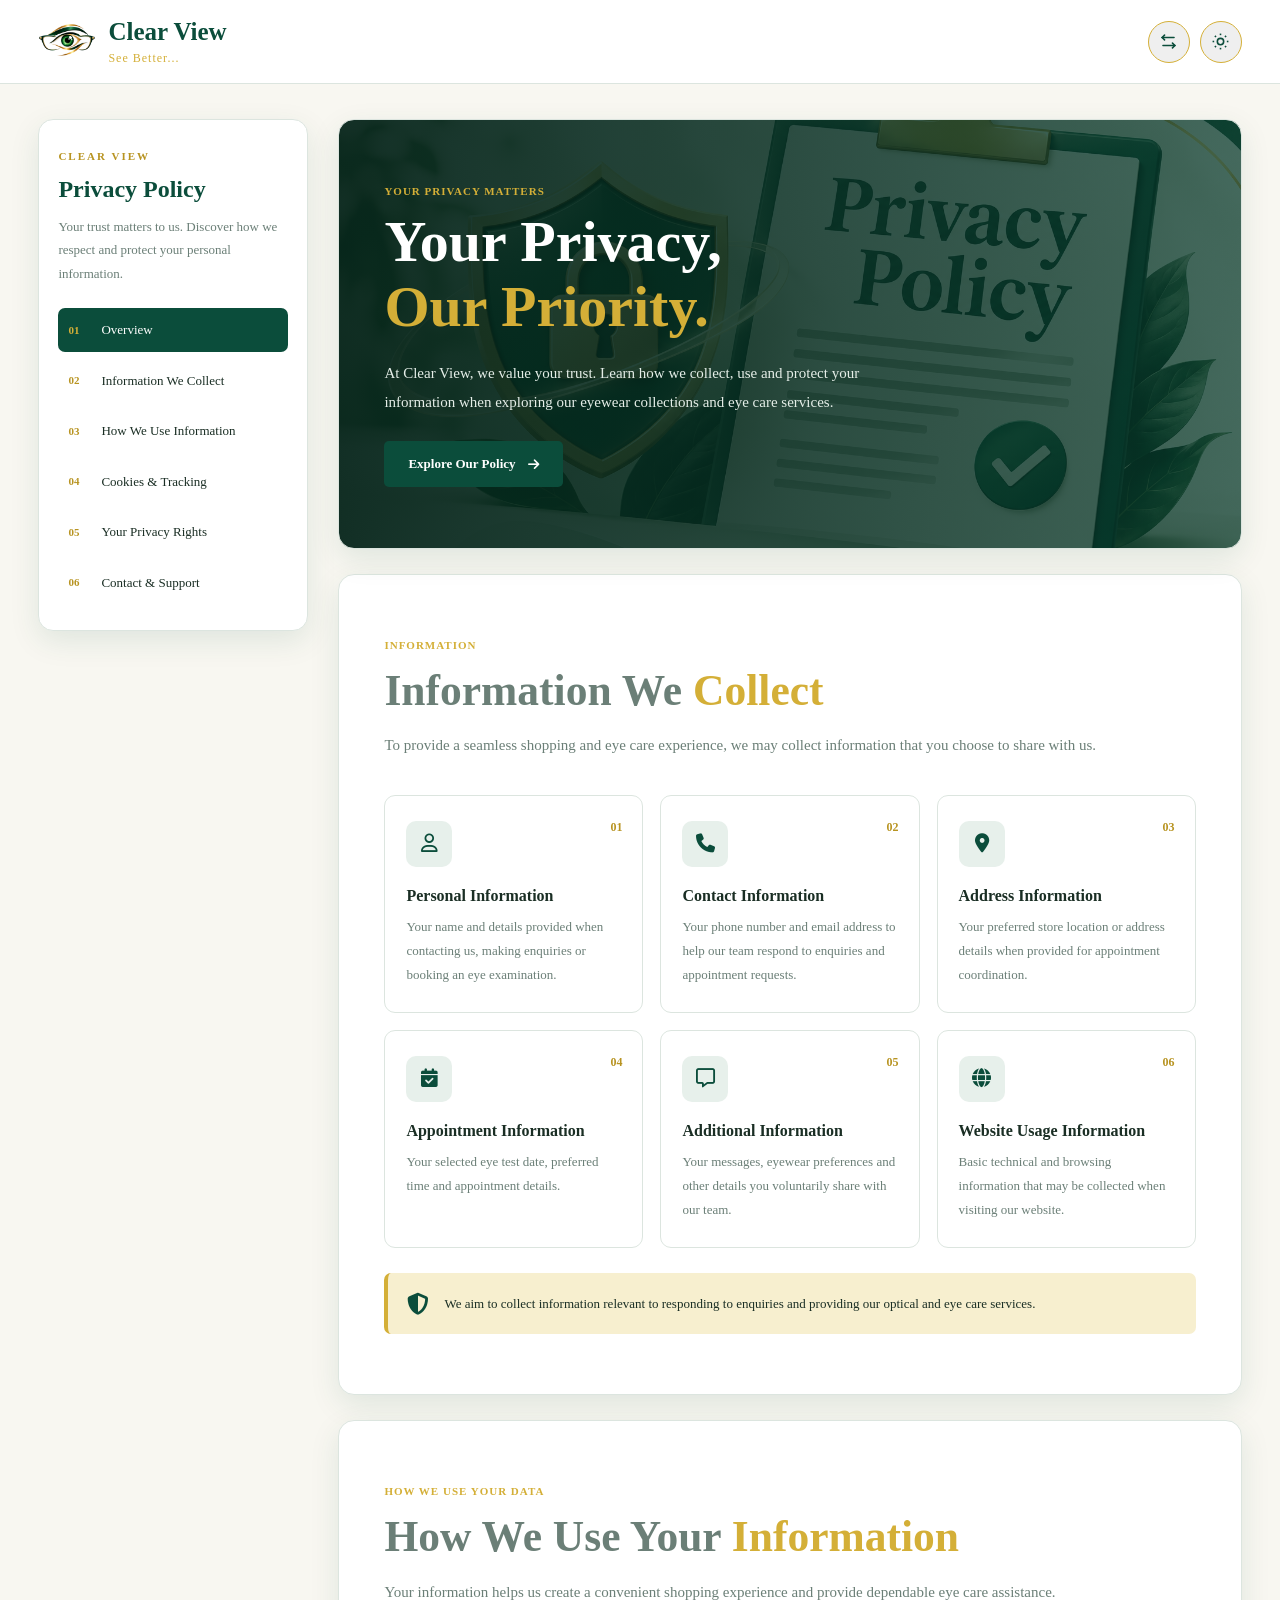
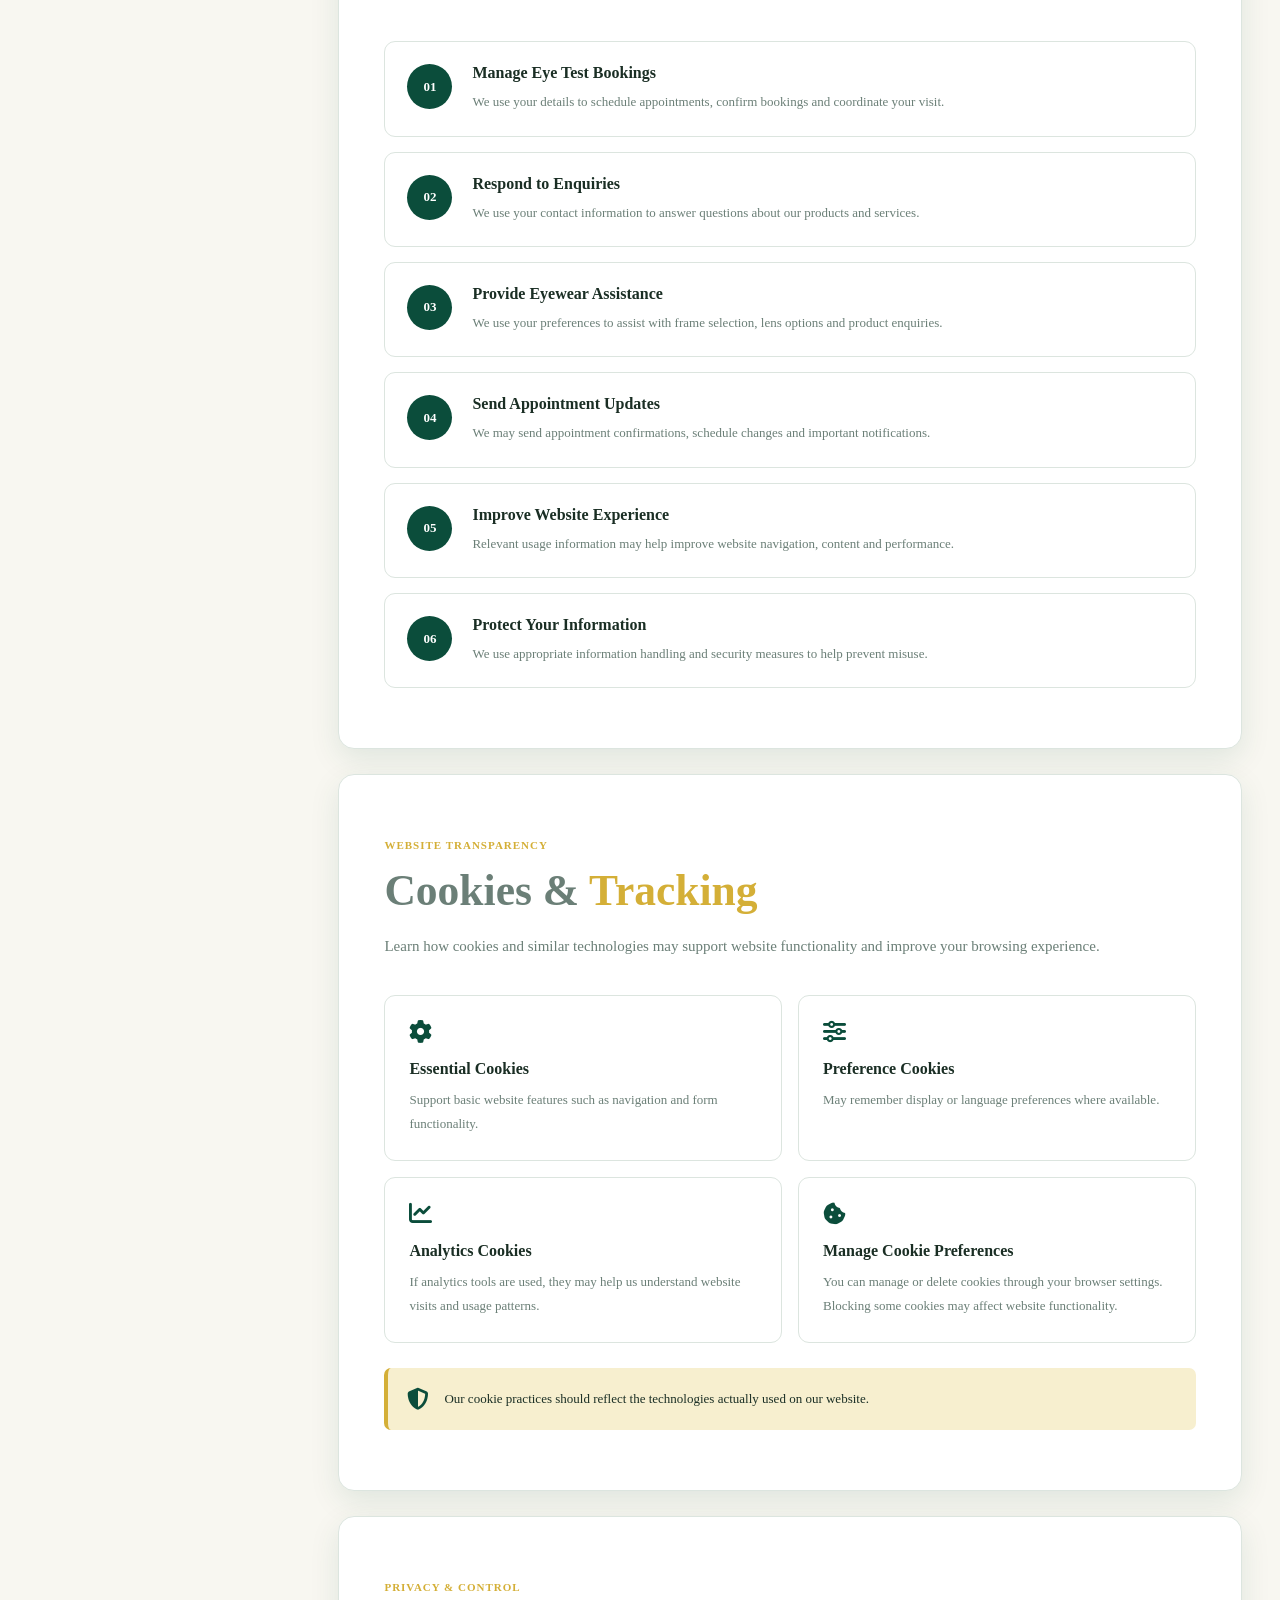
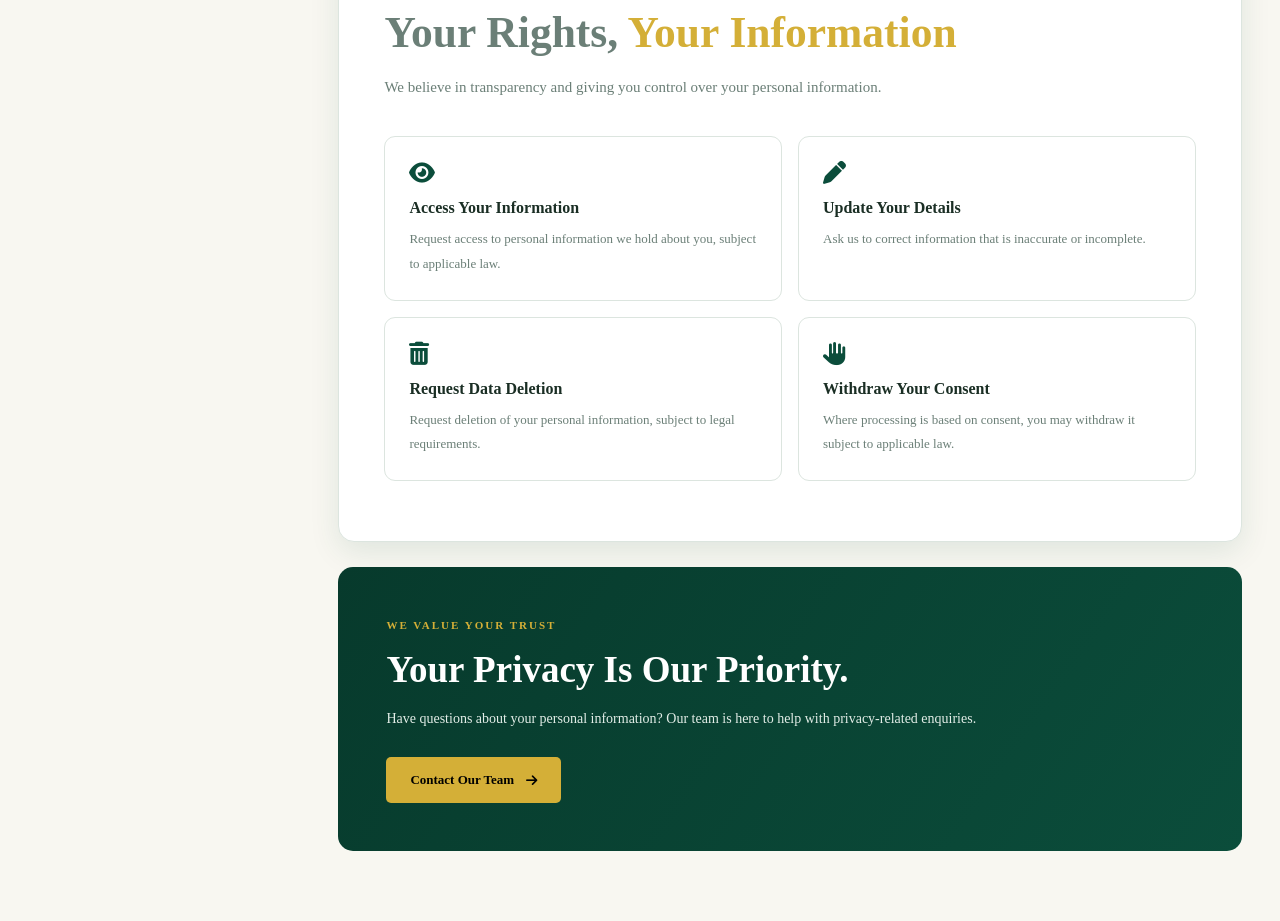
<file: privacy-policy.html>
<!DOCTYPE html>
<html lang="en" dir="ltr">

<head>
    <meta charset="UTF-8">
    <meta name="viewport" content="width=device-width, initial-scale=1.0">

    <title>Clear View | Privacy Policy</title>

    <link rel="icon" href="images/logo2.png">

    <link rel="stylesheet"
        href="https://cdnjs.cloudflare.com/ajax/libs/font-awesome/6.5.2/css/all.min.css">

    <link rel="stylesheet" href="privacy.css">
</head>

<body>

    <!-- HEADER -->
    <header class="cv-header">

        <div class="cv-header-inner">

            <a href="index.html" class="cv-brand">

                <img src="images/logo2.png"
                    alt="Clear View Logo">

                <div>
                    <div class="cv-brand-name">
                        Clear <span>View</span>
                    </div>

                    <small class="cv-tagline">
                         See Better...
                    </small>
                </div>

            </a>

            <div class="cv-controls">

                <!-- RTL / LTR -->
                <button class="icon-button"
                    id="directionBtn"
                    type="button"
                    title="Toggle RTL / LTR"
                    aria-label="Toggle RTL / LTR">

                    <svg viewBox="0 0 24 24"
                        fill="none"
                        stroke="currentColor"
                        stroke-width="2"
                        stroke-linecap="round"
                        stroke-linejoin="round">

                        <path d="M4 7h15"></path>
                        <path d="M4 7l3-3"></path>
                        <path d="M4 7l3 3"></path>
                        <path d="M20 17H5"></path>
                        <path d="M20 17l-3-3"></path>
                        <path d="M20 17l-3 3"></path>

                    </svg>

                </button>

                <!-- DARK / LIGHT -->
                <button class="icon-button"
                    id="themeBtn"
                    type="button"
                    title="Toggle Dark / Light Mode"
                    aria-label="Toggle Dark / Light Mode">

                    <svg class="sun-icon"
                        viewBox="0 0 24 24"
                        fill="none"
                        stroke="currentColor"
                        stroke-width="2">

                        <circle cx="12" cy="12" r="4"></circle>
                        <path d="M12 2v2"></path>
                        <path d="M12 20v2"></path>
                        <path d="m4.93 4.93 1.42 1.42"></path>
                        <path d="m17.65 17.65 1.42 1.42"></path>
                        <path d="M2 12h2"></path>
                        <path d="M20 12h2"></path>
                        <path d="m6.35 17.65-1.42 1.42"></path>
                        <path d="m19.07 4.93-1.42 1.42"></path>

                    </svg>

                    <svg class="moon-icon"
                        viewBox="0 0 24 24"
                        fill="none"
                        stroke="currentColor"
                        stroke-width="2">

                        <path d="M21 12.8A9 9 0 1 1 11.2 3
                        A7 7 0 0 0 21 12.8Z"></path>

                    </svg>

                </button>

            </div>

        </div>

    </header>


    <!-- MAIN LAYOUT -->
    <div class="cv-layout">

        <!-- SIDEBAR -->
        <aside class="cv-sidebar">

            <span class="cv-sidebar-label">
                CLEAR VIEW
            </span>

            <h2>Privacy Policy</h2>

            <p class="cv-sidebar-description">
                Your trust matters to us. Discover how we
                respect and protect your personal information.
            </p>

            <nav class="cv-nav">

                <a href="#overview" class="active">
                    <span>01</span>
                    Overview
                </a>

                <a href="#information">
                    <span>02</span>
                    Information We Collect
                </a>

                <a href="#usage">
                    <span>03</span>
                    How We Use Information
                </a>

                <a href="#cookies">
                    <span>04</span>
                    Cookies & Tracking
                </a>

                <a href="#rights">
                    <span>05</span>
                    Your Privacy Rights
                </a>

                <a href="#contact">
                    <span>06</span>
                    Contact & Support
                </a>

            </nav>

        </aside>


        <!-- MAIN CONTENT -->
        <main class="cv-main">


            <!-- 01 OVERVIEW -->
            <section class="cv-section cv-hero" id="overview">

                <div class="cv-hero-content">

                    <span class="cv-eyebrow">
                        YOUR PRIVACY MATTERS
                    </span>

                    <h1>
                        Your Privacy,<br>
                        <span>Our Priority.</span>
                    </h1>

                    <p>
                        At Clear View, we value your trust.
                        Learn how we collect, use and protect
                        your information when exploring our
                        eyewear collections and eye care services.
                    </p>

                    <a href="#information" class="cv-button">
                        Explore Our Policy
                        <i class="fa-solid fa-arrow-right"></i>
                    </a>

                </div>

            </section>


            <!-- 02 INFORMATION WE COLLECT -->
            <section class="cv-section" id="information">

                <div class="cv-section-heading">

                    <span class="cv-eyebrow">
                        INFORMATION
                    </span>

                    <h2>
                        Information We <strong>Collect</strong>
                    </h2>

                    <p>
                        To provide a seamless shopping and eye care
                        experience, we may collect information
                        that you choose to share with us.
                    </p>

                </div>


                <div class="cv-info-grid">

                    <article class="cv-info-card">

                        <span class="cv-card-number">01</span>

                        <div class="cv-card-icon">
                            <i class="fa-regular fa-user"></i>
                        </div>

                        <h3>Personal Information</h3>

                        <p>
                            Your name and details provided when
                            contacting us, making enquiries or
                            booking an eye examination.
                        </p>

                    </article>


                    <article class="cv-info-card">

                        <span class="cv-card-number">02</span>

                        <div class="cv-card-icon">
                            <i class="fa-solid fa-phone"></i>
                        </div>

                        <h3>Contact Information</h3>

                        <p>
                            Your phone number and email address
                            to help our team respond to enquiries
                            and appointment requests.
                        </p>

                    </article>


                    <article class="cv-info-card">

                        <span class="cv-card-number">03</span>

                        <div class="cv-card-icon">
                            <i class="fa-solid fa-location-dot"></i>
                        </div>

                        <h3>Address Information</h3>

                        <p>
                            Your preferred store location or
                            address details when provided
                            for appointment coordination.
                        </p>

                    </article>


                    <article class="cv-info-card">

                        <span class="cv-card-number">04</span>

                        <div class="cv-card-icon">
                            <i class="fa-solid fa-calendar-check"></i>
                        </div>

                        <h3>Appointment Information</h3>

                        <p>
                            Your selected eye test date,
                            preferred time and appointment
                            details.
                        </p>

                    </article>


                    <article class="cv-info-card">

                        <span class="cv-card-number">05</span>

                        <div class="cv-card-icon">
                            <i class="fa-regular fa-message"></i>
                        </div>

                        <h3>Additional Information</h3>

                        <p>
                            Your messages, eyewear preferences
                            and other details you voluntarily
                            share with our team.
                        </p>

                    </article>


                    <article class="cv-info-card">

                        <span class="cv-card-number">06</span>

                        <div class="cv-card-icon">
                            <i class="fa-solid fa-globe"></i>
                        </div>

                        <h3>Website Usage Information</h3>

                        <p>
                            Basic technical and browsing
                            information that may be collected
                            when visiting our website.
                        </p>

                    </article>

                </div>


                <div class="cv-note">

                    <i class="fa-solid fa-shield-halved"></i>

                    <p>
                        We aim to collect information relevant
                        to responding to enquiries and providing
                        our optical and eye care services.
                    </p>

                </div>

            </section>


            <!-- 03 HOW WE USE INFORMATION -->
            <section class="cv-section" id="usage">

                <div class="cv-section-heading">

                    <span class="cv-eyebrow">
                        HOW WE USE YOUR DATA
                    </span>

                    <h2>
                        How We Use Your <strong>Information</strong>
                    </h2>

                    <p>
                        Your information helps us create a
                        convenient shopping experience and
                        provide dependable eye care assistance.
                    </p>

                </div>


                <div class="cv-use-list">

                    <article class="cv-use-item">

                        <span class="cv-use-number">01</span>

                        <div>
                            <h3>Manage Eye Test Bookings</h3>

                            <p>
                                We use your details to schedule
                                appointments, confirm bookings
                                and coordinate your visit.
                            </p>
                        </div>

                    </article>


                    <article class="cv-use-item">

                        <span class="cv-use-number">02</span>

                        <div>
                            <h3>Respond to Enquiries</h3>

                            <p>
                                We use your contact information
                                to answer questions about our
                                products and services.
                            </p>
                        </div>

                    </article>


                    <article class="cv-use-item">

                        <span class="cv-use-number">03</span>

                        <div>
                            <h3>Provide Eyewear Assistance</h3>

                            <p>
                                We use your preferences to assist
                                with frame selection, lens options
                                and product enquiries.
                            </p>
                        </div>

                    </article>


                    <article class="cv-use-item">

                        <span class="cv-use-number">04</span>

                        <div>
                            <h3>Send Appointment Updates</h3>

                            <p>
                                We may send appointment
                                confirmations, schedule changes
                                and important notifications.
                            </p>
                        </div>

                    </article>


                    <article class="cv-use-item">

                        <span class="cv-use-number">05</span>

                        <div>
                            <h3>Improve Website Experience</h3>

                            <p>
                                Relevant usage information may
                                help improve website navigation,
                                content and performance.
                            </p>
                        </div>

                    </article>


                    <article class="cv-use-item">

                        <span class="cv-use-number">06</span>

                        <div>
                            <h3>Protect Your Information</h3>

                            <p>
                                We use appropriate information
                                handling and security measures
                                to help prevent misuse.
                            </p>
                        </div>

                    </article>

                </div>

            </section>


            <!-- 04 COOKIES -->
            <section class="cv-section" id="cookies">

                <div class="cv-section-heading">

                    <span class="cv-eyebrow">
                        WEBSITE TRANSPARENCY
                    </span>

                    <h2>
                        Cookies & <strong>Tracking</strong>
                    </h2>

                    <p>
                        Learn how cookies and similar technologies
                        may support website functionality and
                        improve your browsing experience.
                    </p>

                </div>


                <div class="cv-cookie-grid">

                    <article class="cv-cookie-card">

                        <i class="fa-solid fa-gear"></i>

                        <h3>Essential Cookies</h3>

                        <p>
                            Support basic website features such
                            as navigation and form functionality.
                        </p>

                    </article>


                    <article class="cv-cookie-card">

                        <i class="fa-solid fa-sliders"></i>

                        <h3>Preference Cookies</h3>

                        <p>
                            May remember display or language
                            preferences where available.
                        </p>

                    </article>


                    <article class="cv-cookie-card">

                        <i class="fa-solid fa-chart-line"></i>

                        <h3>Analytics Cookies</h3>

                        <p>
                            If analytics tools are used, they
                            may help us understand website
                            visits and usage patterns.
                        </p>

                    </article>


                    <article class="cv-cookie-card">

                        <i class="fa-solid fa-cookie-bite"></i>

                        <h3>Manage Cookie Preferences</h3>

                        <p>
                            You can manage or delete cookies
                            through your browser settings.
                            Blocking some cookies may affect
                            website functionality.
                        </p>

                    </article>

                </div>


                <div class="cv-note">

                    <i class="fa-solid fa-shield-halved"></i>

                    <p>
                        Our cookie practices should reflect
                        the technologies actually used on
                        our website.
                    </p>

                </div>

            </section>


            <!-- 05 PRIVACY RIGHTS -->
            <section class="cv-section" id="rights">

                <div class="cv-section-heading">

                    <span class="cv-eyebrow">
                        PRIVACY & CONTROL
                    </span>

                    <h2>
                        Your Rights, <strong>Your Information</strong>
                    </h2>

                    <p>
                        We believe in transparency and giving
                        you control over your personal information.
                    </p>

                </div>


                <div class="cv-rights-list">

                    <article class="cv-right-card">

                        <i class="fa-solid fa-eye"></i>

                        <h3>Access Your Information</h3>

                        <p>
                            Request access to personal information
                            we hold about you, subject to applicable law.
                        </p>

                    </article>


                    <article class="cv-right-card">

                        <i class="fa-solid fa-pen"></i>

                        <h3>Update Your Details</h3>

                        <p>
                            Ask us to correct information that
                            is inaccurate or incomplete.
                        </p>

                    </article>


                    <article class="cv-right-card">

                        <i class="fa-solid fa-trash-can"></i>

                        <h3>Request Data Deletion</h3>

                        <p>
                            Request deletion of your personal
                            information, subject to legal requirements.
                        </p>

                    </article>


                    <article class="cv-right-card">

                        <i class="fa-solid fa-hand"></i>

                        <h3>Withdraw Your Consent</h3>

                        <p>
                            Where processing is based on consent,
                            you may withdraw it subject to applicable law.
                        </p>

                    </article>

                </div>

            </section>


            <!-- 06 CONTACT CTA -->
            <section class="cv-contact" id="contact">

                <span>WE VALUE YOUR TRUST</span>

                <h2>Your Privacy Is Our Priority.</h2>

                <p>
                    Have questions about your personal information?
                    Our team is here to help with privacy-related
                    enquiries.
                </p>

                <a href="contact.html" class="cv-button">
                    Contact Our Team
                    <i class="fa-solid fa-arrow-right"></i>
                </a>

            </section>

        </main>

    </div>


    <!-- JAVASCRIPT -->
    <script>

        const body = document.body;
        const root = document.documentElement;

        const themeBtn = document.getElementById("themeBtn");
        const directionBtn = document.getElementById("directionBtn");

        // LOAD SAVED THEME

        const savedTheme =
            localStorage.getItem("clearview-theme");

        if (savedTheme === "dark") {
            body.classList.add("dark");
        }

        // LOAD SAVED DIRECTION

        const savedDirection =
            localStorage.getItem("clearview-direction");

        root.dir = savedDirection === "rtl" ? "rtl" : "ltr";

        // DARK / LIGHT MODE

        themeBtn.addEventListener("click", function () {

            body.classList.toggle("dark");

            const isDark = body.classList.contains("dark");

            body.dataset.theme = isDark ? "dark" : "light";

            localStorage.setItem(
                "clearview-theme",
                isDark ? "dark" : "light"
            );

        });

        // RTL / LTR MODE

        directionBtn.addEventListener("click", function () {

            root.dir = root.dir === "rtl" ? "ltr" : "rtl";

            localStorage.setItem(
                "clearview-direction",
                root.dir
            );

        });

        // ACTIVE SIDEBAR ON SCROLL

        const navLinks = document.querySelectorAll(".cv-nav a");

        const sections = [...navLinks]
            .map(link =>
                document.querySelector(link.getAttribute("href"))
            )
            .filter(Boolean);

        const sectionObserver = new IntersectionObserver(
            function (entries) {

                entries.forEach(entry => {

                    if (!entry.isIntersecting) return;

                    navLinks.forEach(link => {

                        const isActive =
                            link.getAttribute("href") ===
                            "#" + entry.target.id;

                        link.classList.toggle("active", isActive);

                        if (isActive) {
                            link.setAttribute("aria-current", "location");
                        } else {
                            link.removeAttribute("aria-current");
                        }

                    });

                });

            },
            {
                rootMargin: "-20% 0px -65% 0px",
                threshold: 0
            }
        );

        sections.forEach(section => {
            sectionObserver.observe(section);
        });

        // ACTIVE SIDEBAR WHEN CLICKED

        navLinks.forEach(link => {

            link.addEventListener("click", function () {

                navLinks.forEach(item => {
                    item.classList.remove("active");
                    item.removeAttribute("aria-current");
                });

                this.classList.add("active");
                this.setAttribute("aria-current", "location");

            });

        });

    </script>

</body>
</html>
</file>
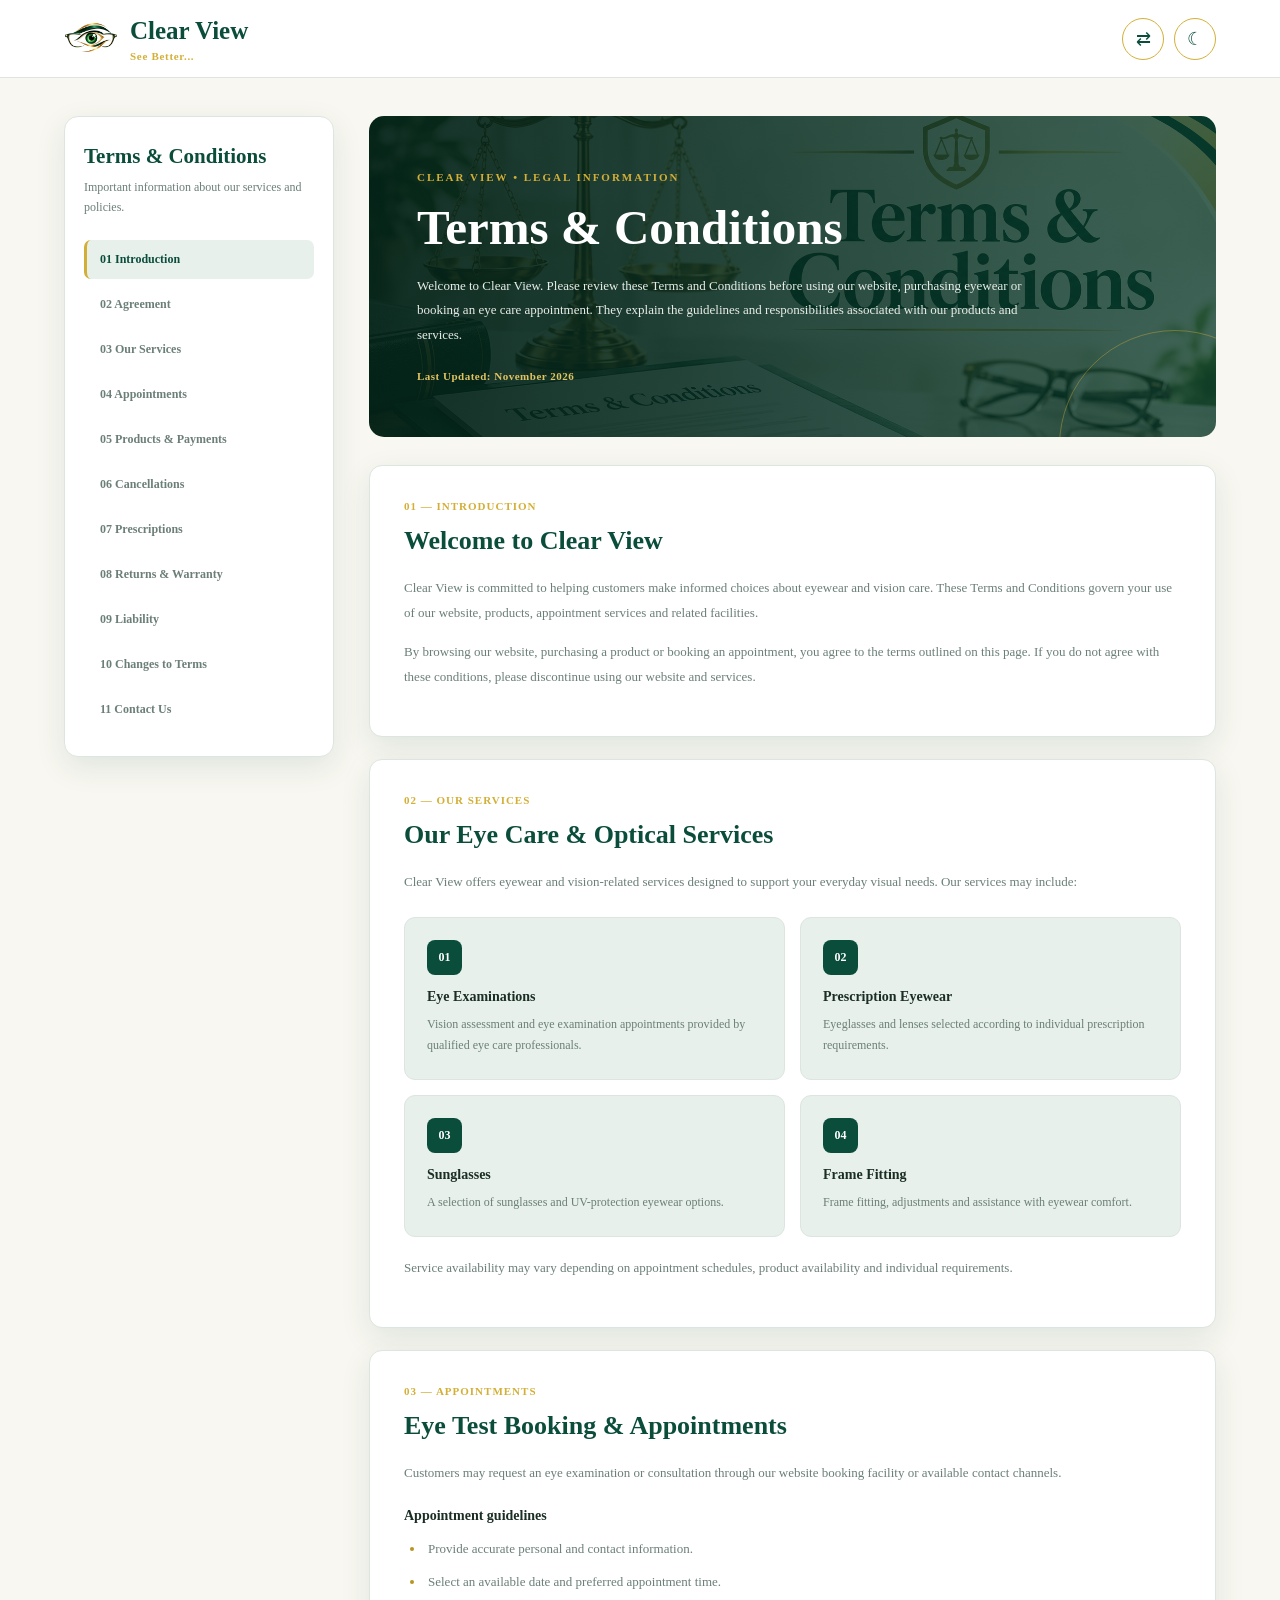
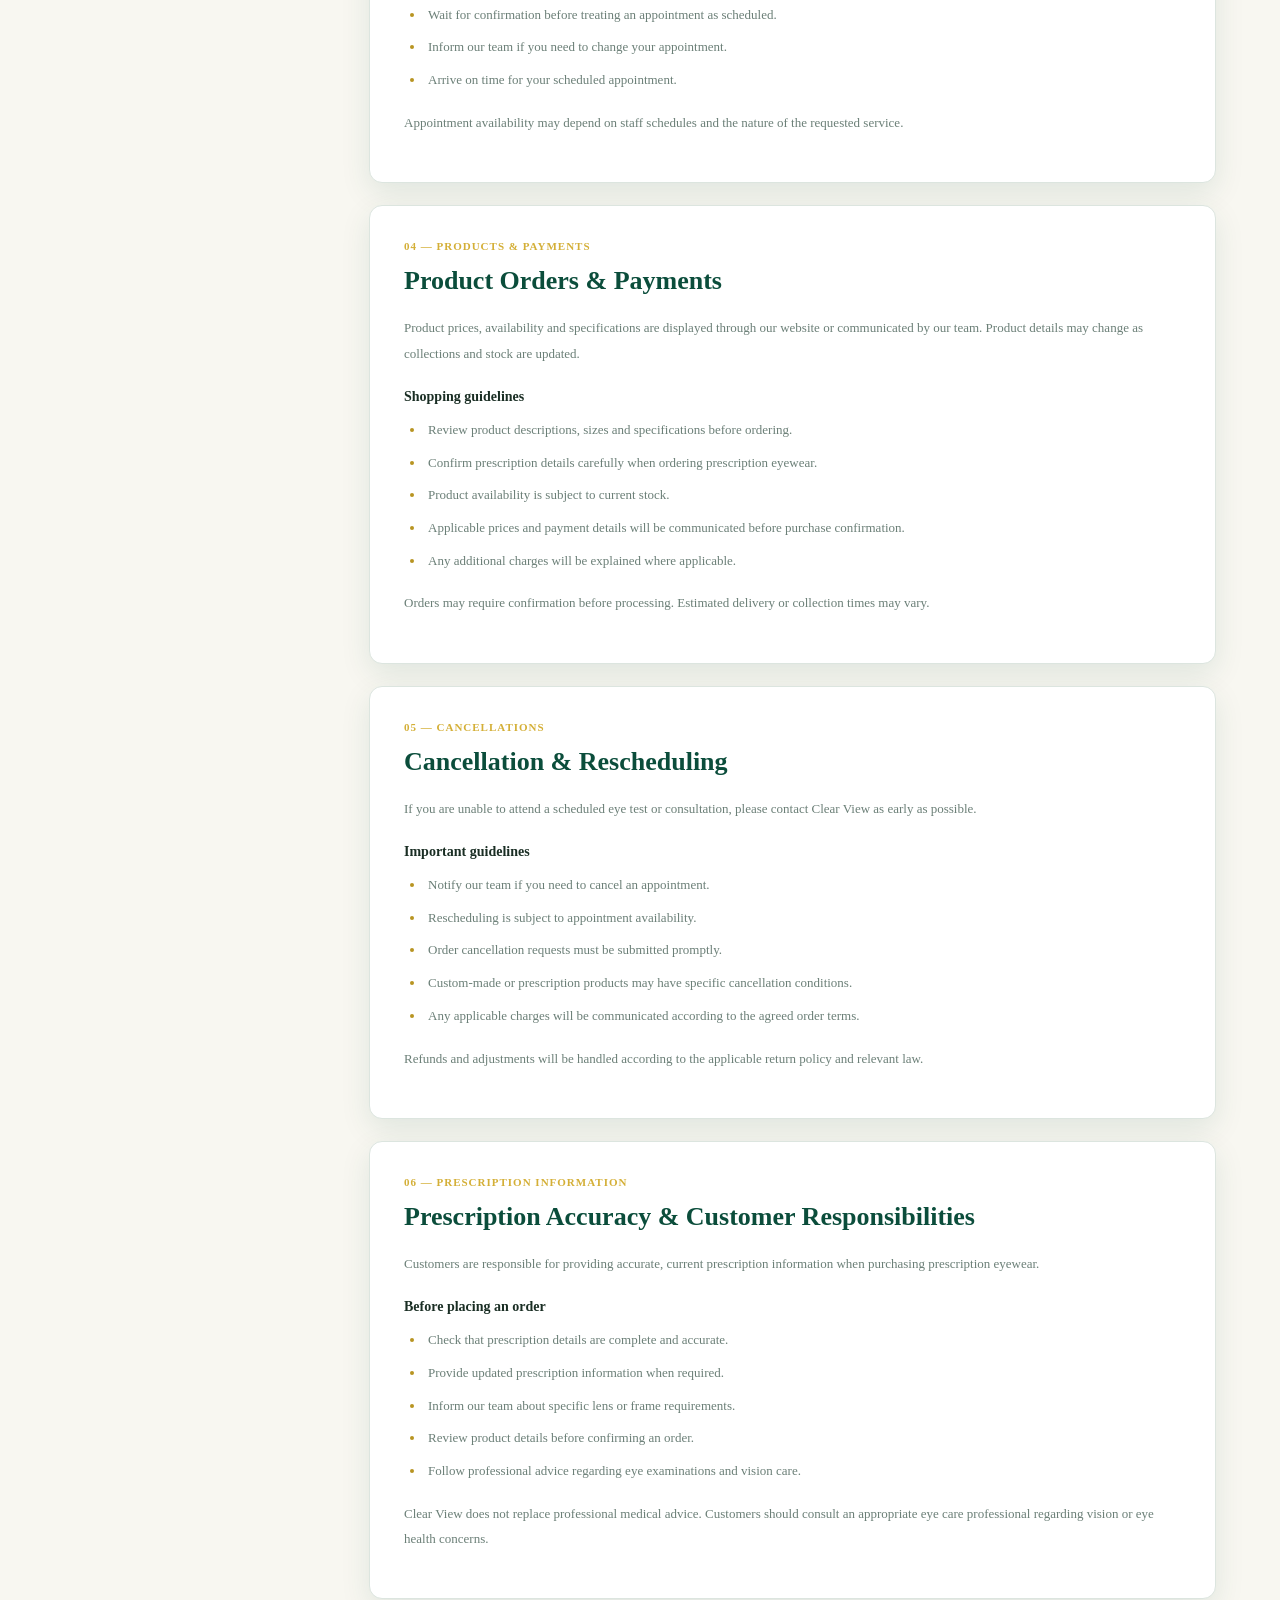
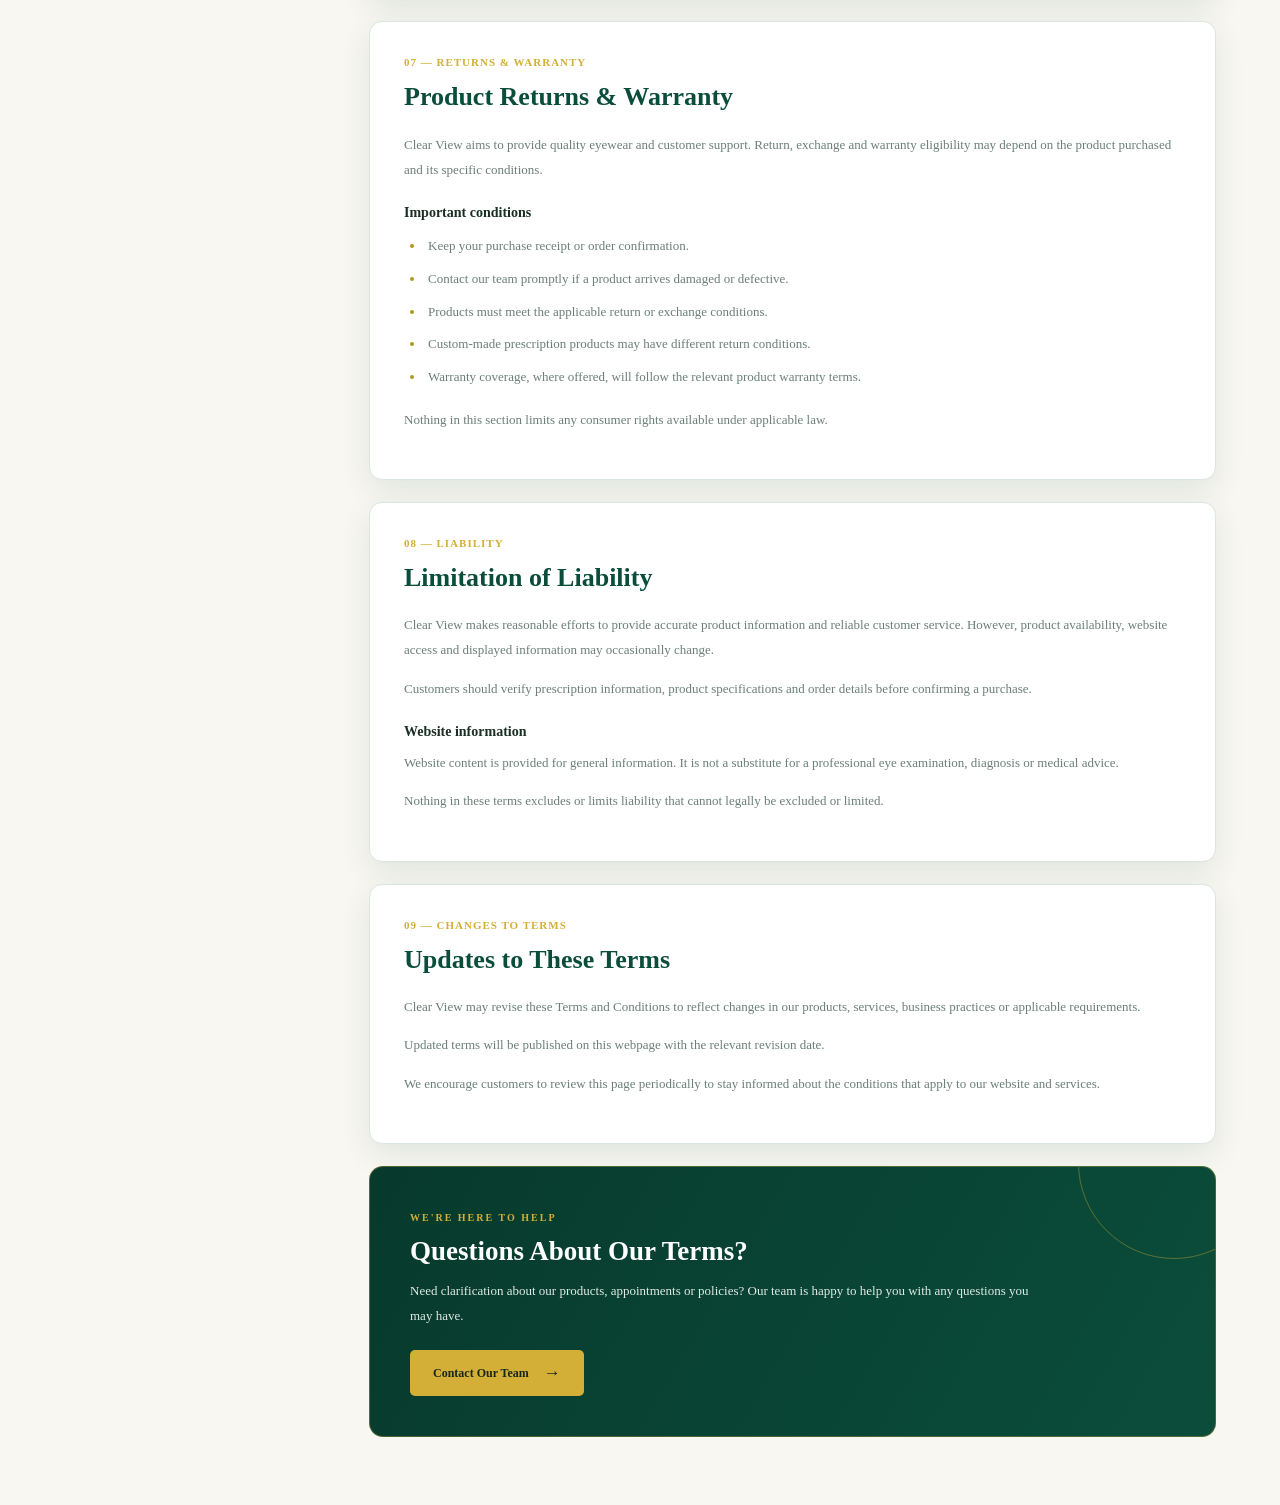
<file: terms.html>
<!DOCTYPE html>
<html lang="en" dir="ltr">
<head>
    <meta charset="UTF-8">
    <meta name="viewport" content="width=device-width, initial-scale=1.0">
    <title>Clear View | Terms & Conditions</title>

    <link rel="stylesheet" href="terms.css">
    <link rel="icon" href="images/logo2.png">

    <link rel="preconnect" href="https://fonts.googleapis.com">
    <link href="https://fonts.googleapis.com/css2?family=DM+Sans:wght@400;500;600;700&family=Playfair+Display:wght@600;700&display=swap" rel="stylesheet">
</head>

<body>

<header class="cv-header">
    <a href="index.html" class="cv-brand">
        <img src="images/logo2.png" alt="Clear View Logo">
        <div>
            <h2>Clear View</h2>
            <span> See Better...</span>
        </div>
    </a>

    <div class="cv-controls">
        <button id="directionBtn" class="cv-control-btn"
            type="button" title="Toggle RTL / LTR" aria-label="Toggle direction">⇄</button>

        <button id="themeBtn" class="cv-control-btn"
            type="button" title="Toggle Dark / Light" aria-label="Toggle theme">☾</button>
    </div>
</header>

<div class="cv-layout">

    <!-- SIDEBAR -->

    <aside class="cv-sidebar">
        <h3>Terms & Conditions</h3>
        <p>Important information about our services and policies.</p>

        <nav>
            <a href="#overview" class="active">01 Introduction</a>
            <a href="#agreement">02 Agreement</a>
            <a href="#services">03 Our Services</a>
            <a href="#appointments">04 Appointments</a>
            <a href="#products">05 Products & Payments</a>
            <a href="#cancellations">06 Cancellations</a>
            <a href="#prescriptions">07 Prescriptions</a>
            <a href="#warranty">08 Returns & Warranty</a>
            <a href="#liability">09 Liability</a>
            <a href="#changes">10 Changes to Terms</a>
            <a href="#contact">11 Contact Us</a>
        </nav>
    </aside>

    <!-- MAIN CONTENT -->

    <main class="cv-content">

        <!-- HERO -->

        <section class="cv-hero" id="overview">
            <span class="cv-hero-label">CLEAR VIEW • LEGAL INFORMATION</span>

            <h1>Terms & Conditions</h1>

            <p>
                Welcome to Clear View. Please review these Terms and Conditions
                before using our website, purchasing eyewear or booking an
                eye care appointment. They explain the guidelines and
                responsibilities associated with our products and services.
            </p>

            <div class="cv-updated">Last Updated: November 2026</div>
        </section>

        <!-- INTRODUCTION -->

        <section class="cv-section" id="agreement">
            <div class="cv-section-tag">01 — INTRODUCTION</div>
            <h2>Welcome to Clear View</h2>

            <p>
                Clear View is committed to helping customers make informed
                choices about eyewear and vision care. These Terms and
                Conditions govern your use of our website, products,
                appointment services and related facilities.
            </p>

            <p>
                By browsing our website, purchasing a product or booking
                an appointment, you agree to the terms outlined on this page.
                If you do not agree with these conditions, please discontinue
                using our website and services.
            </p>
        </section>

        <!-- SERVICES -->

        <section class="cv-section" id="services">
            <div class="cv-section-tag">02 — OUR SERVICES</div>
            <h2>Our Eye Care & Optical Services</h2>

            <p>
                Clear View offers eyewear and vision-related services
                designed to support your everyday visual needs.
                Our services may include:
            </p>

            <div class="cv-info-grid">

                <div class="cv-info-card">
                    <div class="cv-number">01</div>
                    <h3>Eye Examinations</h3>
                    <p>
                        Vision assessment and eye examination appointments
                        provided by qualified eye care professionals.
                    </p>
                </div>

                <div class="cv-info-card">
                    <div class="cv-number">02</div>
                    <h3>Prescription Eyewear</h3>
                    <p>
                        Eyeglasses and lenses selected according to
                        individual prescription requirements.
                    </p>
                </div>

                <div class="cv-info-card">
                    <div class="cv-number">03</div>
                    <h3>Sunglasses</h3>
                    <p>
                        A selection of sunglasses and UV-protection
                        eyewear options.
                    </p>
                </div>

                <div class="cv-info-card">
                    <div class="cv-number">04</div>
                    <h3>Frame Fitting</h3>
                    <p>
                        Frame fitting, adjustments and assistance
                        with eyewear comfort.
                    </p>
                </div>

            </div>

            <p class="cv-note">
                Service availability may vary depending on appointment
                schedules, product availability and individual requirements.
            </p>
        </section>

        <!-- APPOINTMENTS -->

        <section class="cv-section" id="appointments">
            <div class="cv-section-tag">03 — APPOINTMENTS</div>
            <h2>Eye Test Booking & Appointments</h2>

            <p>
                Customers may request an eye examination or consultation
                through our website booking facility or available
                contact channels.
            </p>

            <h3>Appointment guidelines</h3>

            <ul>
                <li>Provide accurate personal and contact information.</li>
                <li>Select an available date and preferred appointment time.</li>
                <li>Wait for confirmation before treating an appointment as scheduled.</li>
                <li>Inform our team if you need to change your appointment.</li>
                <li>Arrive on time for your scheduled appointment.</li>
            </ul>

            <p>
                Appointment availability may depend on staff schedules
                and the nature of the requested service.
            </p>
        </section>

        <!-- PRODUCTS -->

        <section class="cv-section" id="products">
            <div class="cv-section-tag">04 — PRODUCTS & PAYMENTS</div>
            <h2>Product Orders & Payments</h2>

            <p>
                Product prices, availability and specifications are
                displayed through our website or communicated by our team.
                Product details may change as collections and stock are updated.
            </p>

            <h3>Shopping guidelines</h3>

            <ul>
                <li>Review product descriptions, sizes and specifications before ordering.</li>
                <li>Confirm prescription details carefully when ordering prescription eyewear.</li>
                <li>Product availability is subject to current stock.</li>
                <li>Applicable prices and payment details will be communicated before purchase confirmation.</li>
                <li>Any additional charges will be explained where applicable.</li>
            </ul>

            <p>
                Orders may require confirmation before processing.
                Estimated delivery or collection times may vary.
            </p>
        </section>

        <!-- CANCELLATIONS -->

        <section class="cv-section" id="cancellations">
            <div class="cv-section-tag">05 — CANCELLATIONS</div>
            <h2>Cancellation & Rescheduling</h2>

            <p>
                If you are unable to attend a scheduled eye test or
                consultation, please contact Clear View as early as possible.
            </p>

            <h3>Important guidelines</h3>

            <ul>
                <li>Notify our team if you need to cancel an appointment.</li>
                <li>Rescheduling is subject to appointment availability.</li>
                <li>Order cancellation requests must be submitted promptly.</li>
                <li>Custom-made or prescription products may have specific cancellation conditions.</li>
                <li>Any applicable charges will be communicated according to the agreed order terms.</li>
            </ul>

            <p>
                Refunds and adjustments will be handled according to
                the applicable return policy and relevant law.
            </p>
        </section>

        <!-- PRESCRIPTIONS -->

        <section class="cv-section" id="prescriptions">
            <div class="cv-section-tag">06 — PRESCRIPTION INFORMATION</div>
            <h2>Prescription Accuracy & Customer Responsibilities</h2>

            <p>
                Customers are responsible for providing accurate,
                current prescription information when purchasing
                prescription eyewear.
            </p>

            <h3>Before placing an order</h3>

            <ul>
                <li>Check that prescription details are complete and accurate.</li>
                <li>Provide updated prescription information when required.</li>
                <li>Inform our team about specific lens or frame requirements.</li>
                <li>Review product details before confirming an order.</li>
                <li>Follow professional advice regarding eye examinations and vision care.</li>
            </ul>

            <p>
                Clear View does not replace professional medical advice.
                Customers should consult an appropriate eye care
                professional regarding vision or eye health concerns.
            </p>
        </section>

        <!-- WARRANTY -->

        <section class="cv-section" id="warranty">
            <div class="cv-section-tag">07 — RETURNS & WARRANTY</div>
            <h2>Product Returns & Warranty</h2>

            <p>
                Clear View aims to provide quality eyewear and customer
                support. Return, exchange and warranty eligibility may
                depend on the product purchased and its specific conditions.
            </p>

            <h3>Important conditions</h3>

            <ul>
                <li>Keep your purchase receipt or order confirmation.</li>
                <li>Contact our team promptly if a product arrives damaged or defective.</li>
                <li>Products must meet the applicable return or exchange conditions.</li>
                <li>Custom-made prescription products may have different return conditions.</li>
                <li>Warranty coverage, where offered, will follow the relevant product warranty terms.</li>
            </ul>

            <p>
                Nothing in this section limits any consumer rights
                available under applicable law.
            </p>
        </section>

        <!-- LIABILITY -->

        <section class="cv-section" id="liability">
            <div class="cv-section-tag">08 — LIABILITY</div>
            <h2>Limitation of Liability</h2>

            <p>
                Clear View makes reasonable efforts to provide accurate
                product information and reliable customer service.
                However, product availability, website access and
                displayed information may occasionally change.
            </p>

            <p>
                Customers should verify prescription information,
                product specifications and order details before
                confirming a purchase.
            </p>

            <h3>Website information</h3>

            <p>
                Website content is provided for general information.
                It is not a substitute for a professional eye examination,
                diagnosis or medical advice.
            </p>

            <p>
                Nothing in these terms excludes or limits liability
                that cannot legally be excluded or limited.
            </p>
        </section>

        <!-- CHANGES -->

        <section class="cv-section" id="changes">
            <div class="cv-section-tag">09 — CHANGES TO TERMS</div>
            <h2>Updates to These Terms</h2>

            <p>
                Clear View may revise these Terms and Conditions
                to reflect changes in our products, services,
                business practices or applicable requirements.
            </p>

            <p>
                Updated terms will be published on this webpage
                with the relevant revision date.
            </p>

            <p>
                We encourage customers to review this page periodically
                to stay informed about the conditions that apply
                to our website and services.
            </p>
        </section>

        <!-- CONTACT CTA -->

        <section class="cv-contact" id="contact">
            <span class="cv-contact-tag">WE'RE HERE TO HELP</span>

            <h2>Questions About Our Terms?</h2>

            <p>
                Need clarification about our products, appointments
                or policies? Our team is happy to help you with
                any questions you may have.
            </p>

            <a href="contact.html">
                Contact Our Team <span>→</span>
            </a>
        </section>

    </main>
</div>

<script>
    /* THEME TOGGLE */

    const themeBtn = document.getElementById("themeBtn");

    function applyTheme(theme) {
        document.body.classList.toggle("dark", theme === "dark");

        document.documentElement.setAttribute(
            "data-theme",
            theme
        );

        themeBtn.textContent = theme === "dark" ? "☀" : "☾";

        localStorage.setItem("clearview-theme", theme);
    }

    const savedTheme =
        localStorage.getItem("clearview-theme") || "light";

    applyTheme(savedTheme);

    themeBtn.addEventListener("click", () => {
        const newTheme = document.body.classList.contains("dark")
            ? "light"
            : "dark";

        applyTheme(newTheme);
    });


    /* RTL / LTR TOGGLE */

    const directionBtn = document.getElementById("directionBtn");

    function applyDirection(direction) {
        document.documentElement.setAttribute("dir", direction);

        document.documentElement.setAttribute(
            "lang",
            direction === "rtl" ? "ar" : "en"
        );

        localStorage.setItem("clearview-direction", direction);
    }

    const savedDirection =
        localStorage.getItem("clearview-direction") || "ltr";

    applyDirection(savedDirection);

    directionBtn.addEventListener("click", () => {
        const currentDirection =
            document.documentElement.getAttribute("dir");

        applyDirection(currentDirection === "ltr" ? "rtl" : "ltr");
    });


    /* ACTIVE SIDEBAR NAVIGATION */

    const sections = document.querySelectorAll(
        ".cv-hero, .cv-section, .cv-contact"
    );

    const sidebarLinks = document.querySelectorAll(".cv-sidebar nav a");

    const observer = new IntersectionObserver((entries) => {
        entries.forEach(entry => {
            if (entry.isIntersecting) {
                const sectionId = entry.target.id;

                sidebarLinks.forEach(link => {
                    link.classList.toggle(
                        "active",
                        link.getAttribute("href") === "#" + sectionId
                    );
                });
            }
        });
    }, {
        rootMargin: "-20% 0px -65% 0px"
    });

    sections.forEach(section => observer.observe(section));
</script>

</body>
</html>
</file>
<file: privacy.css>
/* =========================================================
   CLEAR VIEW — PRIVACY POLICY
   GREEN + GOLD COLOR PALETTE
========================================================= */

/* =========================================================
   LIGHT THEME
========================================================= */

:root {
    --primary: #0B4D3B;
    --primary-dark: #073A2C;
    --primary-light: #E7F0EB;

    --secondary: #D4AF37;
    --secondary-dark: #B89422;
    --secondary-light: #F7EFCF;

    --page-bg: #F8F7F1;
    --section-bg: #FFFFFF;
    --card-bg: #FFFFFF;
    --header-bg: rgba(255, 255, 255, 0.94);
    --footer-bg: #F1F2EA;

    --text: #1A2E24;
    --muted: #6B7F77;
    --grey: #6B7F77;
    --footer-text: #1A2E24;
    --footer-muted: #6B7F77;

    --border: #DCE5DF;
    --button-bg: #0B4D3B;
    --button-text: #FFFFFF;

    --shadow: 0 10px 30px rgba(11, 77, 59, 0.10);
    --transition: 0.3s ease;
}

/* =========================================================
   DARK THEME
========================================================= */

[data-theme="dark"],
body.dark {
    --primary: #0B4D3B;
    --primary-dark: #073A2C;
    --primary-light: #193B30;

    --secondary: #D4AF37;
    --secondary-dark: #E2C45F;
    --secondary-light: #493D1D;

    --page-bg: #000000;
    --section-bg: #111C18;
    --card-bg: #18231E;
    --header-bg: rgba(10, 16, 13, 0.96);
    --footer-bg: #000000;

    --text: #E8E6D9;
    --muted: #C0C6C0;
    --grey: #C0C6C0;
    --footer-text: #E8E6D9;
    --footer-muted: #C0C6C0;

    --border: #35443B;
    --button-bg: #D4AF37;
    --button-text: #000000;

    --shadow: 0 10px 30px rgba(0, 0, 0, 0.35);
}

/* =========================================================
   RESET
========================================================= */

* {
    margin: 0;
    padding: 0;
    box-sizing: border-box;
}

html {
    scroll-behavior: smooth;
    scroll-padding-top: 110px;
}

body {
    font-family: Cambria, Cochin, Georgia, Times, 'Times New Roman', serif;
    background: var(--page-bg);
    color: var(--text);
    transition: background var(--transition),
                color var(--transition);
}

a {
    text-decoration: none;
    color: inherit;
}

button {
    font: inherit;
}

/* =========================================================
   HEADER
========================================================= */

.cv-header {
    width: 100%;
    height: 84px;

    position: sticky;
    top: 0;
    z-index: 1000;

    background: var(--header-bg);
    backdrop-filter: blur(14px);

    border-bottom: 1px solid var(--border);
    transition: var(--transition);
}

.cv-header-inner {
    width: min(1450px, 94%);
    height: 100%;
    margin: auto;

    display: flex;
    align-items: center;
    justify-content: space-between;
}

/* BRAND */

.cv-brand {
    display: flex;
    align-items: center;
    gap: 12px;
}

.cv-brand img {
    width: 58px;
    height: 58px;
    object-fit: contain;
}

.cv-brand-name {
    font-size: 25px;
    font-weight: 800;
    color: var(--primary);
}

.cv-brand-name span {
    color: var(--primary);
}

.cv-tagline {
    display: block;
    margin-top: 5px;

    color: var(--secondary);
    font-size: 12px;
    letter-spacing: 1px;
}

/* HEADER CONTROLS */

.cv-controls {
    display: flex;
    align-items: center;
    gap: 10px;
}

.icon-button {
    width: 42px;
    height: 42px;

    display: grid;
    place-items: center;

    border: 1px solid var(--secondary);
    border-radius: 50%;

    color: var(--primary);

    cursor: pointer;
    transition: var(--transition);
}

.icon-button:hover {
    color: var(--primary);
    border-color: var(--primary);
}

.icon-button svg {
    width: 19px;
    height: 19px;
}

.sun-icon {
    display: block;
}

.moon-icon {
    display: none;
}

body.dark .sun-icon {
    display: none;
}

body.dark .moon-icon {
    display: block;
    color: var(--secondary);
}

/* =========================================================
   MAIN LAYOUT
========================================================= */

.cv-layout {
    width: min(1450px, 94%);
    margin: 35px auto 70px;

    display: grid;
    grid-template-columns: 270px minmax(0, 1fr);
    gap: 30px;

    align-items: start;
}

/* =========================================================
   SIDEBAR
========================================================= */

.cv-sidebar {
    grid-column: 1;
    grid-row: 1;

    position: sticky;
    top: 110px;

    padding: 26px 19px;

    background: var(--section-bg);

    border: 1px solid var(--border);
    border-radius: 15px;

    box-shadow: var(--shadow);
    transition: var(--transition);
}

.cv-sidebar-label {
    color: var(--secondary-dark);

    font-size: 11px;
    font-weight: 800;
    letter-spacing: 2px;
}

.cv-sidebar h2 {
    color: var(--primary);
    font-size: 24px;
    margin: 12px 0;
}

body.dark .cv-sidebar h2 {
    color: var(--secondary);
}

.cv-sidebar-description {
    color: var(--muted);
    font-size: 13px;
    line-height: 1.8;
    margin-bottom: 23px;
}

/* SIDEBAR NAVIGATION */

.cv-nav {
    display: flex;
    flex-direction: column;
    gap: 7px;
}

.cv-nav a {
    display: flex;
    align-items: center;
    gap: 10px;

    padding: 12px 10px;

    border-radius: 7px;

    color: var(--text);
    font-size: 13px;
    line-height: 1.5;

    transition: var(--transition);
}

.cv-nav a span {
    min-width: 23px;

    color: var(--secondary-dark);
    font-size: 11px;
    font-weight: 800;
}

.cv-nav a:hover {
    background: var(--primary-light);
    color: var(--primary);
}

body.dark .cv-nav a:hover {
    background: var(--primary-light);
    color: #FFFFFF;
}

.cv-nav a.active {
    background: var(--primary);
    color: #FFFFFF;
}

.cv-nav a.active span {
    color: var(--secondary);
}

/* =========================================================
   MAIN CONTENT
========================================================= */

.cv-main {
    grid-column: 2;
    grid-row: 1;
    min-width: 0;
}

.cv-section {
    padding: 60px 45px;
    margin-bottom: 25px;

    background: var(--section-bg);

    border: 1px solid var(--border);
    border-radius: 16px;

    box-shadow: var(--shadow);

    scroll-margin-top: 105px;
    transition: var(--transition);
}

.cv-section-heading {
    max-width: 720px;
    margin-bottom: 35px;
}

.cv-eyebrow {
    display: inline-block;

    margin-bottom: 13px;

    color: var(--secondary);
    font-size: 11px;
    font-weight: 700;
    letter-spacing: 1px;
}

.cv-section-heading h2 {
    color: var(--muted);

    font-size: clamp(30px, 3.4vw, 44px);
    line-height: 1.2;

    margin-bottom: 15px;
}

.cv-section-heading h2 strong {
    color: var(--secondary);
}

body.dark .cv-section-heading h2 strong {
    color: var(--secondary);
}

.cv-section-heading p {
    color: var(--muted);
    font-size: 15px;
    line-height: 1.9;
}

/* =========================================================
   HERO SECTION
========================================================= */

.cv-hero {
    min-height: 430px;

    position: relative;
    overflow: hidden;

    display: flex;
    align-items: center;

    background:
        linear-gradient(
            90deg,
            rgba(4, 35, 25, 0.94),
            rgba(7, 58, 44, 0.75)
        ),
        url("images/privacy\ policy\ hero.png")
        center/cover no-repeat;

    color: #FFFFFF;
}

.cv-hero-content {
    position: relative;
    z-index: 2;

    max-width: 650px;
}

.cv-hero .cv-eyebrow {
    color: var(--secondary);
}

.cv-hero h1 {
    color: #FFFFFF;

    font-size: clamp(36px, 5vw, 58px);
    line-height: 1.12;

    margin-bottom: 20px;
}

.cv-hero h1 span {
    color: var(--secondary);
}

.cv-hero p {
    max-width: 540px;

    color: #E5EEE8;

    font-size: 15px;
    line-height: 1.9;
}

/* =========================================================
   BUTTON
========================================================= */

.cv-button {
    display: inline-flex;
    align-items: center;
    justify-content: center;
    gap: 12px;

    padding: 14px 23px;
    margin-top: 25px;

    background: var(--button-bg);
    color: var(--button-text);

    border: 1px solid transparent;
    border-radius: 5px;

    font-size: 13px;
    font-weight: 800;

    transition: var(--transition);
}

.cv-button:hover {
    transform: translateY(-3px);
}

.cv-button i {
    transition: transform var(--transition);
}

.cv-button:hover i {
    transform: translateX(4px);
}

/* =========================================================
   INFORMATION CARDS
========================================================= */

.cv-info-grid {
    display: grid;
    grid-template-columns: repeat(3, minmax(0, 1fr));
    gap: 17px;
}

.cv-info-card {
    position: relative;

    padding: 25px 21px;

    background: var(--card-bg);

    border: 1px solid var(--border);
    border-radius: 11px;

    transition: var(--transition);
}

.cv-info-card:hover {
    transform: translateY(-5px);
    border-color: var(--secondary);
    box-shadow: var(--shadow);
}

.cv-card-icon {
    width: 46px;
    height: 46px;

    display: grid;
    place-items: center;

    margin-bottom: 20px;

    background: var(--primary-light);
    color: var(--primary);

    border-radius: 10px;
    font-size: 19px;
}

body.dark .cv-card-icon {
    background: var(--primary-light);
    color: var(--secondary);
}

.cv-card-number {
    position: absolute;
    top: 24px;
    right: 20px;

    color: var(--secondary-dark);
    font-size: 12px;
    font-weight: 800;
}

.cv-info-card h3 {
    color: var(--text);
    font-size: 16px;
    margin-bottom: 10px;
}

.cv-info-card p {
    color: var(--muted);
    font-size: 13px;
    line-height: 1.85;
}

/* =========================================================
   INFORMATION NOTE
========================================================= */

.cv-note {
    display: flex;
    align-items: center;
    gap: 15px;

    margin-top: 25px;
    padding: 19px;

    background: var(--secondary-light);

    border-left: 4px solid var(--secondary);
    border-radius: 7px;
}

.cv-note i {
    flex-shrink: 0;
    color: var(--primary);
    font-size: 22px;
}

body.dark .cv-note i {
    color: var(--secondary);
}

.cv-note p {
    color: var(--text);
    font-size: 13px;
    line-height: 1.8;
}

/* =========================================================
   HOW WE USE INFORMATION
========================================================= */

.cv-use-list {
    display: grid;
    gap: 15px;
}

.cv-use-item {
    display: flex;
    align-items: flex-start;
    gap: 20px;

    padding: 22px;

    background: var(--card-bg);

    border: 1px solid var(--border);
    border-radius: 11px;

    transition: var(--transition);
}

.cv-use-item:hover {
    border-color: var(--secondary);
    transform: translateX(4px);
}

.cv-use-number {
    flex: 0 0 45px;
    height: 45px;

    display: grid;
    place-items: center;

    border-radius: 50%;

    background: var(--primary);
    color: #FFFFFF;

    font-size: 13px;
    font-weight: 800;
}

.cv-use-item h3 {
    color: var(--text);
    font-size: 16px;
    margin-bottom: 8px;
}

.cv-use-item p {
    color: var(--muted);
    font-size: 13px;
    line-height: 1.8;
}

/* =========================================================
   COOKIES
========================================================= */

.cv-cookie-grid {
    display: grid;
    grid-template-columns: repeat(2, minmax(0, 1fr));
    gap: 16px;
}

.cv-cookie-card {
    padding: 24px;

    background: var(--card-bg);

    border: 1px solid var(--border);
    border-radius: 11px;

    transition: var(--transition);
}

.cv-cookie-card:hover {
    transform: translateY(-4px);
    border-color: var(--secondary);
}

.cv-cookie-card i {
    display: block;

    margin-bottom: 17px;

    color: var(--primary);
    font-size: 23px;
}

body.dark .cv-cookie-card i {
    color: var(--secondary);
}

.cv-cookie-card h3 {
    color: var(--text);
    font-size: 16px;
    margin-bottom: 10px;
}

.cv-cookie-card p {
    color: var(--muted);
    font-size: 13px;
    line-height: 1.85;
}

/* =========================================================
   PRIVACY RIGHTS
========================================================= */

.cv-rights-list {
    display: grid;
    grid-template-columns: repeat(2, minmax(0, 1fr));
    gap: 16px;
}

.cv-right-card {
    padding: 24px;

    background: var(--card-bg);

    border: 1px solid var(--border);
    border-radius: 11px;

    transition: var(--transition);
}

.cv-right-card:hover {
    transform: translateY(-4px);
    border-color: var(--secondary);
}

.cv-right-card i {
    display: block;

    margin-bottom: 15px;

    color: var(--primary);
    font-size: 23px;
}

body.dark .cv-right-card i {
    color: var(--secondary);
}

.cv-right-card h3 {
    color: var(--text);
    font-size: 16px;
    margin-bottom: 10px;
}

.cv-right-card p {
    color: var(--muted);
    font-size: 13px;
    line-height: 1.85;
}

/* =========================================================
   CONTACT CTA
========================================================= */

.cv-contact {
    padding: 48px;

    background: linear-gradient(
        125deg,
        var(--primary-dark),
        var(--primary)
    );

    color: #FFFFFF;

    border-radius: 15px;

    scroll-margin-top: 105px;
}

.cv-contact span {
    color: var(--secondary);

    font-size: 11px;
    font-weight: 800;
    letter-spacing: 2px;
}

.cv-contact h2 {
    color: #FFFFFF;

    font-size: clamp(27px, 3vw, 37px);
    margin: 15px 0;
}

.cv-contact p {
    color: #E2EDE7;

    max-width: 600px;

    font-size: 14px;
    line-height: 1.9;
}

.cv-contact .cv-button {
    background: var(--secondary);
    color: #000000;
}

.cv-contact .cv-button:hover {
    background: #F0D77B;
}

/* =========================================================
   RTL SUPPORT
   SIDEBAR REMAINS ON LEFT
========================================================= */

html[dir="rtl"] .cv-layout {
    direction: ltr;
    grid-template-columns: 270px minmax(0, 1fr);
}

html[dir="rtl"] .cv-sidebar {
    grid-column: 1;
    grid-row: 1;

    direction: rtl;
    text-align: right;
}

html[dir="rtl"] .cv-main {
    grid-column: 2;
    grid-row: 1;

    direction: rtl;
    text-align: right;
}

html[dir="rtl"] .cv-nav a {
    flex-direction: row;
    text-align: right;
}

html[dir="rtl"] .cv-card-number {
    right: auto;
    left: 20px;
}

html[dir="rtl"] .cv-note {
    border-left: 0;
    border-right: 4px solid var(--secondary);
}

html[dir="rtl"] .cv-use-item {
    text-align: right;
}

html[dir="rtl"] .cv-button i {
    transform: rotate(180deg);
}

html[dir="rtl"] .cv-button:hover i {
    transform: rotate(180deg) translateX(4px);
}

/* =========================================================
   TABLET RESPONSIVE
========================================================= */

@media (max-width: 1050px) {

    .cv-layout {
        grid-template-columns: 230px minmax(0, 1fr);
        gap: 20px;
    }

    html[dir="rtl"] .cv-layout {
        grid-template-columns: 230px minmax(0, 1fr);
    }

    .cv-section {
        padding: 45px 28px;
    }

    .cv-info-grid {
        grid-template-columns: repeat(2, minmax(0, 1fr));
    }
}

/* =========================================================
   MOBILE RESPONSIVE
========================================================= */

@media (max-width: 760px) {

    .cv-layout {
        display: flex;
        flex-direction: column;

        width: 92%;
        margin-top: 20px;
    }

    .cv-sidebar {
        position: relative;
        top: auto;
        width: 100%;
        order: 1;
    }

    .cv-main {
        width: 100%;
        order: 2;
    }

    html[dir="rtl"] .cv-layout {
        display: flex;
        flex-direction: column;
    }

    .cv-nav {
        display: grid;
        grid-template-columns: repeat(2, minmax(0, 1fr));
    }

    .cv-section {
        padding: 35px 22px;
    }

    .cv-hero {
        min-height: 380px;
    }

    .cv-info-grid {
        grid-template-columns: repeat(2, minmax(0, 1fr));
    }
}

/* =========================================================
   SMALL MOBILE
========================================================= */

@media (max-width: 520px) {

    .cv-header {
        height: 72px;
    }

    .cv-header-inner {
        width: 94%;
    }

    .cv-brand {
        gap: 7px;
    }

    .cv-brand img {
        width: 39px;
        height: 39px;
    }

    .cv-brand-name {
        font-size: 19px;
    }

    .cv-tagline {
        font-size: 9px;
    }

    .icon-button {
        width: 36px;
        height: 36px;
    }

    .cv-controls {
        gap: 6px;
    }

    .cv-layout {
        width: 94%;
    }

    .cv-sidebar {
        padding: 20px 14px;
    }

    .cv-nav {
        grid-template-columns: 1fr;
    }

    .cv-info-grid,
    .cv-cookie-grid,
    .cv-rights-list {
        grid-template-columns: 1fr;
    }

    .cv-section {
        padding: 30px 18px;
    }

    .cv-hero {
        min-height: 350px;
    }

    .cv-hero h1 {
        font-size: 36px;
    }

    .cv-use-item {
        gap: 12px;
        padding: 16px;
    }

    .cv-contact {
        padding: 30px 20px;
    }
}

/* =========================================================
   REDUCED MOTION
========================================================= */

@media (prefers-reduced-motion: reduce) {

    *,
    *::before,
    *::after {
        scroll-behavior: auto !important;
        transition-duration: 0.01ms !important;
        animation-duration: 0.01ms !important;
    }
}
</file>
<file: terms.css>
/* =========================================================
   CLEAR VIEW — GREEN & GOLD COLOR PALETTE
========================================================= */

:root {
    --primary: #0B4D3B;
    --primary-dark: #073A2C;
    --primary-light: #E7F0EB;

    --secondary: #D4AF37;
    --secondary-dark: #B89422;
    --secondary-light: #F7EFCF;

    --page-bg: #F8F7F1;
    --section-bg: #FFFFFF;
    --card-bg: #FFFFFF;
    --header-bg: rgba(255, 255, 255, 0.94);
    --footer-bg: #F1F2EA;

    --text: #1A2E24;
    --muted: #6B7F77;
    --grey: #6B7F77;
    --footer-text: #1A2E24;
    --footer-muted: #6B7F77;

    --border: #DCE5DF;
    --button-bg: #0B4D3B;
    --button-text: #FFFFFF;

    --shadow: 0 10px 30px rgba(11, 77, 59, 0.10);
    --transition: 0.3s ease;
}


/* DARK THEME */

[data-theme="dark"],
body.dark {
    --primary: #0B4D3B;
    --primary-dark: #073A2C;
    --primary-light: #193B30;

    --secondary: #D4AF37;
    --secondary-dark: #E2C45F;
    --secondary-light: #493D1D;

    --page-bg: #000000;
    --section-bg: #111C18;
    --card-bg: #18231E;
    --header-bg: rgba(10, 16, 13, 0.96);
    --footer-bg: #000000;

    --text: #E8E6D9;
    --muted: #C0C6C0;
    --grey: #C0C6C0;
    --footer-text: #E8E6D9;
    --footer-muted: #C0C6C0;

    --border: #35443B;
    --button-bg: #D4AF37;
    --button-text: #000000;

    --shadow: 0 10px 30px rgba(0, 0, 0, 0.35);
}


/* RESET */

* {
    margin: 0;
    padding: 0;
    box-sizing: border-box;
}

html {
    scroll-behavior: smooth;
    scroll-padding-top: 110px;
}

body {
    font-family: Cambria, Cochin, Georgia, Times, 'Times New Roman', serif;
    background: var(--page-bg);
    color: var(--text);
    min-height: 100vh;
    transition: background var(--transition), color var(--transition);
}

button,
a {
    font: inherit;
}


/* HEADER */

.cv-header {
    min-height: 78px;
    padding: 10px 5%;
    display: flex;
    align-items: center;
    justify-content: space-between;
    background: var(--header-bg);
    border-bottom: 1px solid var(--border);
    position: sticky;
    top: 0;
    z-index: 1000;
    backdrop-filter: blur(14px);
    transition: background var(--transition), border var(--transition);
}

.cv-brand {
    display: flex;
    align-items: center;
    gap: 12px;
    text-decoration: none;
    color: var(--primary);
}

.cv-brand img {
    width: 54px;
    height: 54px;
    object-fit: contain;
}

.cv-brand h2 {
    font-size: 25px;
    line-height: 1.2;
    color: var(--primary);
}

.cv-brand span {
    display: block;
    margin-top: 4px;
    font-size: 11px;
    letter-spacing: 0.7px;
    font-weight: 600;
    color: var(--secondary);
}

.cv-controls {
    display: flex;
    align-items: center;
    gap: 10px;
}

.cv-control-btn {
    width: 42px;
    height: 42px;
    display: grid;
    place-items: center;
    border: 1px solid var(--secondary);
    background: var(--card-bg);
    color: var(--primary);
    border-radius: 50%;
    cursor: pointer;
    font-size: 18px;
    transition: var(--transition);
}

.cv-control-btn:hover {
    border-color: var(--primary);
    color: var(--primary);
}


/* MAIN LAYOUT */

.cv-layout {
    max-width: 1500px;
    margin: auto;
    padding: 38px 5%;
    display: grid;
    grid-template-columns: 270px minmax(0, 1fr);
    gap: 35px;
    align-items: start;
}


/* SIDEBAR */

.cv-sidebar {
    position: sticky;
    top: 105px;
    padding: 27px 19px;
    background: var(--card-bg);
    border: 1px solid var(--border);
    border-radius: 14px;
    box-shadow: var(--shadow);
    transition: background var(--transition), border var(--transition);
}

.cv-sidebar h3 {
    font-size: 21px;
    color: var(--primary);
    margin-bottom: 8px;
}

body.dark .cv-sidebar h3 {
    color: var(--secondary);
}

.cv-sidebar > p {
    color: var(--muted);
    font-size: 12px;
    line-height: 1.7;
    margin-bottom: 22px;
}

.cv-sidebar nav {
    display: flex;
    flex-direction: column;
    gap: 6px;
}

.cv-sidebar nav a {
    padding: 12px 13px;
    border-left: 3px solid transparent;
    border-radius: 7px;
    color: var(--muted);
    text-decoration: none;
    font-size: 12px;
    font-weight: 600;
    transition: var(--transition);
}

.cv-sidebar nav a:hover,
.cv-sidebar nav a.active {
    color: var(--primary);
    background: var(--primary-light);
    border-left-color: var(--secondary);
}

body.dark .cv-sidebar nav a:hover,
body.dark .cv-sidebar nav a.active {
    color: var(--secondary);
    background: var(--secondary-light);
    border-left-color: var(--secondary);
}


/* MAIN CONTENT */

.cv-content {
    min-width: 0;
}


/* HERO */

.cv-hero {
    min-height: 300px;
    padding: 55px 48px;
    display: flex;
    flex-direction: column;
    justify-content: center;
    position: relative;
    overflow: hidden;
    border-radius: 15px;
    margin-bottom: 28px;

    background:
        linear-gradient(
            90deg,
            rgba(4, 35, 25, 0.94),
            rgba(7, 58, 44, 0.76)
        ),
        url("images/terms\ hero.png") center/cover no-repeat;

    color: #FFFFFF;
}

.cv-hero::after {
    content: "";
    position: absolute;
    width: 230px;
    height: 230px;
    right: -75px;
    bottom: -125px;
    border: 1px solid rgba(212, 175, 55, 0.4);
    border-radius: 50%;
    pointer-events: none;
}

.cv-hero-label {
    color: var(--secondary);
    font-size: 11px;
    font-weight: 700;
    letter-spacing: 2px;
    margin-bottom: 16px;
}

.cv-hero h1 {
    font-size: clamp(34px, 5vw, 49px);
    line-height: 1.2;
    color: #FFFFFF;
    margin-bottom: 16px;
}

.cv-hero p {
    max-width: 620px;
    color: #E8EEE9;
    font-size: 13px;
    line-height: 1.9;
}

.cv-updated {
    margin-top: 22px;
    color: #E2C45F;
    font-size: 11px;
    font-weight: 600;
    letter-spacing: 0.5px;
}


/* CONTENT SECTIONS */

.cv-section {
    padding: 34px;
    margin-bottom: 22px;
    background: var(--section-bg);
    border: 1px solid var(--border);
    border-radius: 13px;
    box-shadow: var(--shadow);
    scroll-margin-top: 105px;
    transition: background var(--transition), border var(--transition);
}

.cv-section-tag {
    color: var(--secondary);
    font-size: 11px;
    font-weight: 700;
    letter-spacing: 1px;
    margin-bottom: 11px;
}

body.dark .cv-section-tag {
    color: var(--secondary);
}

.cv-section h2 {
    font-size: 26px;
    line-height: 1.35;
    color: var(--primary);
    margin-bottom: 17px;
}

body.dark .cv-section h2 {
    color: var(--primary);
}

.cv-section h3 {
    color: var(--text);
    font-size: 14px;
    font-weight: 700;
    margin: 23px 0 10px;
}

.cv-section p {
    color: var(--muted);
    font-size: 13px;
    line-height: 1.95;
    margin-bottom: 13px;
}

.cv-section ul {
    padding-left: 21px;
    margin: 13px 0 17px;
}

.cv-section li {
    color: var(--muted);
    font-size: 13px;
    line-height: 1.9;
    margin-bottom: 8px;
    padding-left: 3px;
}

.cv-section li::marker {
    color: var(--secondary-dark);
}

.cv-note {
    margin-top: 18px;
}


/* SERVICE INFORMATION GRID */

.cv-info-grid {
    display: grid;
    grid-template-columns: repeat(2, minmax(0, 1fr));
    gap: 15px;
    margin-top: 22px;
}

.cv-info-card {
    padding: 22px;
    background: var(--primary-light);
    border: 1px solid var(--border);
    border-radius: 11px;
    transition: var(--transition);
}

body.dark .cv-info-card {
    background: var(--card-bg);
}

.cv-info-card:hover {
    transform: translateY(-4px);
    border-color: var(--secondary);
    box-shadow: var(--shadow);
}

.cv-number {
    width: 35px;
    height: 35px;
    display: grid;
    place-items: center;
    margin-bottom: 14px;
    border-radius: 8px;
    background: var(--primary);
    color: #FFFFFF;
    font-size: 12px;
    font-weight: 700;
}

body.dark .cv-number {
    background: var(--secondary);
    color: #000000;
}

.cv-info-card h3 {
    color: var(--text);
    font-size: 14px;
    margin: 0 0 9px;
}

.cv-info-card p {
    color: var(--muted);
    font-size: 12px;
    line-height: 1.8;
    margin: 0;
}


/* CONTACT CTA */

.cv-contact {
    position: relative;
    overflow: hidden;
    padding: 40px;
    margin-bottom: 30px;
    border: 1px solid rgba(212, 175, 55, 0.35);
    border-radius: 14px;
    background: linear-gradient(
        120deg,
        var(--primary-dark),
        var(--primary)
    );
    color: #FFFFFF;
    scroll-margin-top: 105px;
}

.cv-contact::after {
    content: "";
    position: absolute;
    width: 190px;
    height: 190px;
    right: -55px;
    top: -100px;
    border: 1px solid rgba(212, 175, 55, 0.4);
    border-radius: 50%;
    pointer-events: none;
}

.cv-contact-tag {
    display: inline-block;
    color: var(--secondary);
    font-size: 10px;
    font-weight: 700;
    letter-spacing: 2px;
    margin-bottom: 13px;
}

.cv-contact h2 {
    font-size: 27px;
    color: #FFFFFF;
    margin-bottom: 12px;
}

.cv-contact p {
    max-width: 620px;
    color: #E0EAE4;
    font-size: 13px;
    line-height: 1.9;
    margin-bottom: 22px;
}

.cv-contact a {
    display: inline-flex;
    align-items: center;
    gap: 15px;
    padding: 13px 23px;
    background: var(--secondary);
    color: #17251D;
    border-radius: 5px;
    font-size: 12px;
    font-weight: 700;
    text-decoration: none;
    transition: var(--transition);
}

.cv-contact a:hover {
    background: var(--secondary-light);
    transform: translateY(-3px);
}

.cv-contact a span {
    font-size: 17px;
    transition: transform var(--transition);
}

.cv-contact a:hover span {
    transform: translateX(4px);
}


/* RTL — SIDEBAR REMAINS ON LEFT */

html[dir="rtl"] .cv-layout {
    direction: ltr;
}

html[dir="rtl"] .cv-sidebar {
    direction: rtl;
    text-align: right;
}

html[dir="rtl"] .cv-content {
    direction: rtl;
    text-align: right;
}

html[dir="rtl"] .cv-sidebar nav a {
    border-left: none;
    border-right: 3px solid transparent;
}

html[dir="rtl"] .cv-sidebar nav a:hover,
html[dir="rtl"] .cv-sidebar nav a.active {
    border-right-color: var(--secondary);
}

html[dir="rtl"] .cv-section ul {
    padding-left: 0;
    padding-right: 21px;
}

html[dir="rtl"] .cv-contact::after {
    right: auto;
    left: -55px;
}

html[dir="rtl"] .cv-contact a:hover span {
    transform: translateX(-4px);
}


/* TABLET RESPONSIVE */

@media (max-width: 1000px) {
    .cv-layout {
        grid-template-columns: 230px minmax(0, 1fr);
        gap: 22px;
        padding: 30px 3%;
    }

    .cv-sidebar {
        padding: 23px 15px;
    }

    .cv-section {
        padding: 27px;
    }

    .cv-hero {
        padding: 45px 35px;
    }
}


/* MOBILE RESPONSIVE */

@media (max-width: 700px) {
    .cv-header {
        min-height: 70px;
        padding: 9px 4%;
    }

    .cv-brand {
        gap: 8px;
    }

    .cv-brand h2 {
        font-size: 20px;
    }

    .cv-brand span {
        font-size: 9px;
        letter-spacing: 0.3px;
    }

    .cv-brand img {
        width: 42px;
        height: 42px;
    }

    .cv-controls {
        gap: 6px;
    }

    .cv-control-btn {
        width: 36px;
        height: 36px;
        font-size: 15px;
    }

    .cv-layout {
        display: flex;
        flex-direction: column;
        gap: 22px;
        padding: 22px 4%;
    }

    .cv-sidebar {
        position: static;
        width: 100%;
        padding: 22px 17px;
    }

    .cv-sidebar nav {
        display: grid;
        grid-template-columns: repeat(2, minmax(0, 1fr));
        gap: 6px;
    }

    .cv-sidebar nav a {
        padding: 11px 9px;
        font-size: 11px;
    }

    .cv-hero {
        width: 100%;
        min-height: 250px;
        padding: 35px 25px;
    }

    .cv-hero h1 {
        font-size: 34px;
    }

    .cv-hero p {
        font-size: 12px;
    }

    .cv-section {
        padding: 25px 21px;
    }

    .cv-section h2 {
        font-size: 23px;
    }

    .cv-section p,
    .cv-section li {
        font-size: 12px;
    }

    .cv-info-grid {
        grid-template-columns: 1fr;
    }

    .cv-contact {
        padding: 30px 24px;
    }

    .cv-contact h2 {
        font-size: 24px;
    }
}


/* SMALL MOBILE */

@media (max-width: 400px) {
    .cv-brand h2 {
        font-size: 17px;
    }

    .cv-brand span {
        font-size: 8px;
    }

    .cv-brand img {
        width: 36px;
        height: 36px;
    }

    .cv-controls {
        gap: 4px;
    }

    .cv-control-btn {
        width: 32px;
        height: 32px;
        font-size: 14px;
    }

    .cv-sidebar nav {
        grid-template-columns: 1fr;
    }

    .cv-hero {
        padding: 30px 21px;
    }

    .cv-hero h1 {
        font-size: 29px;
    }

    .cv-section {
        padding: 22px 17px;
    }

    .cv-contact {
        padding: 26px 19px;
    }
}
</file>
